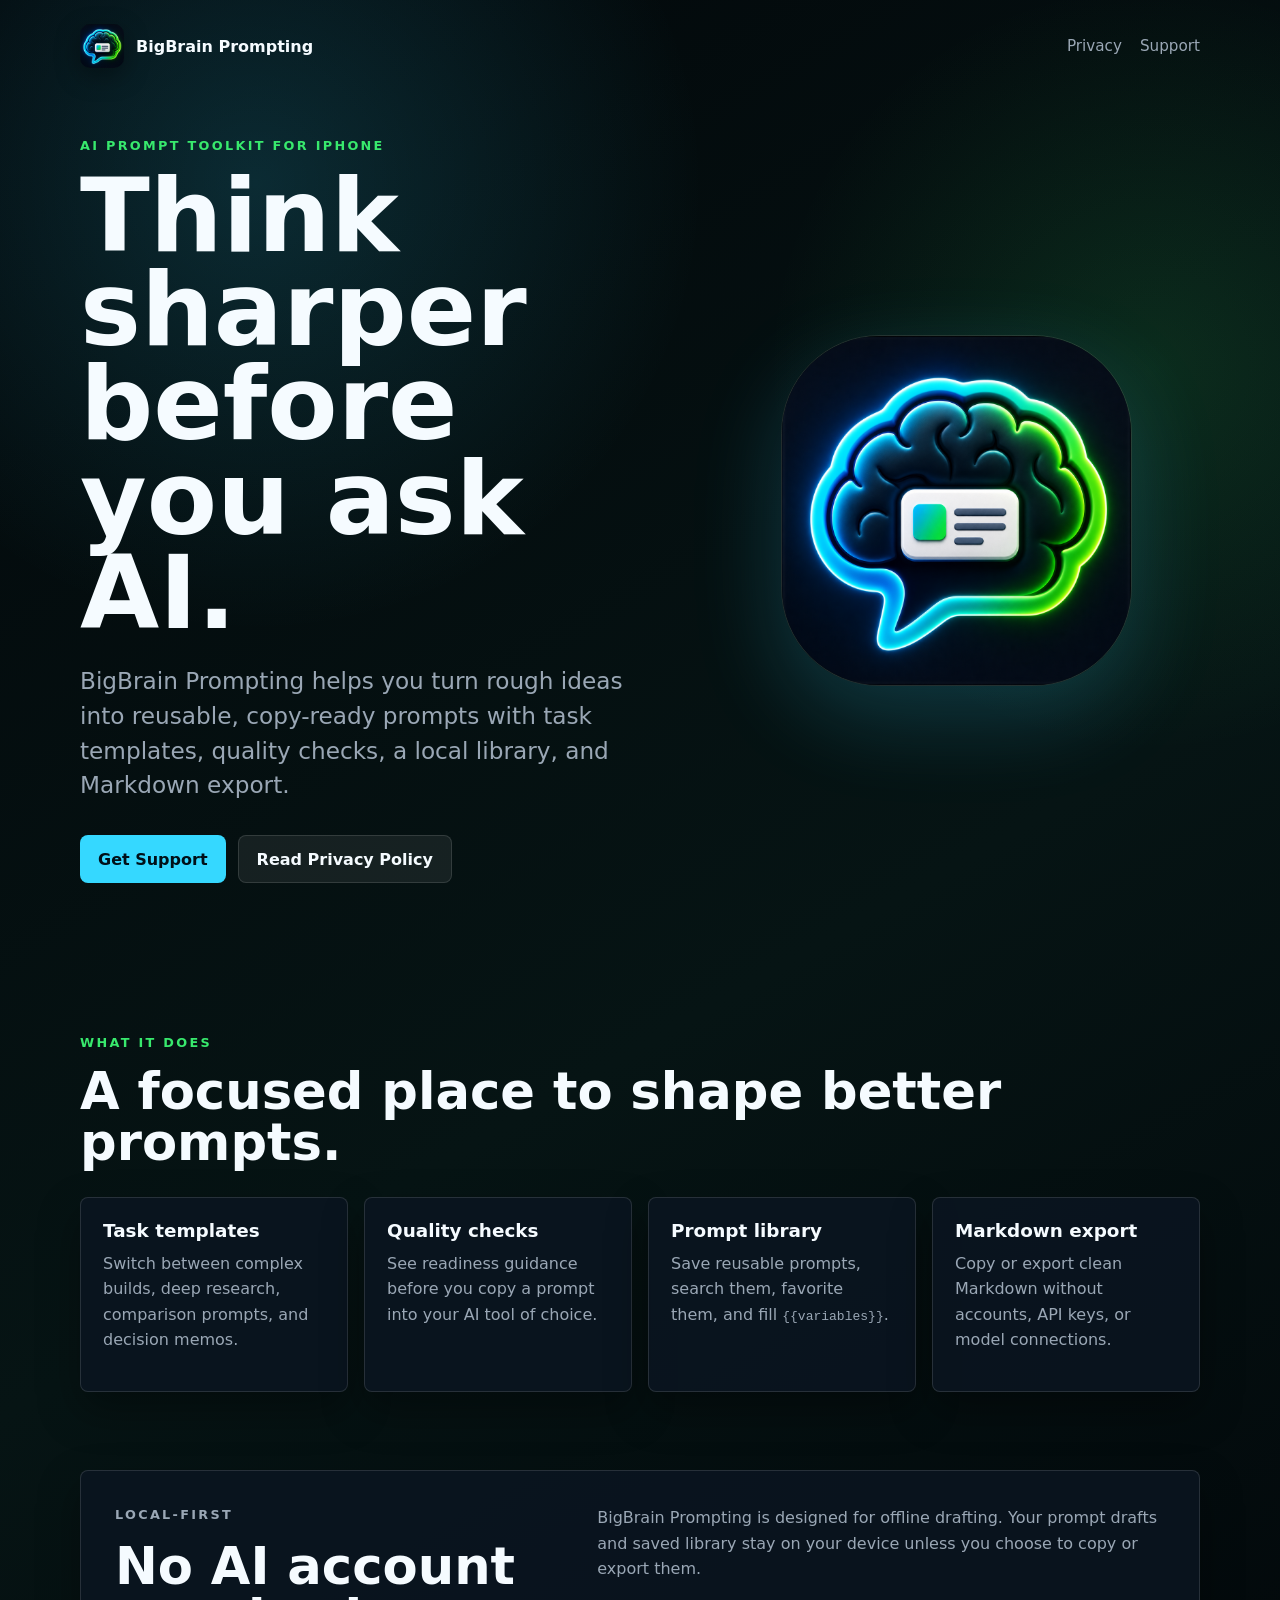
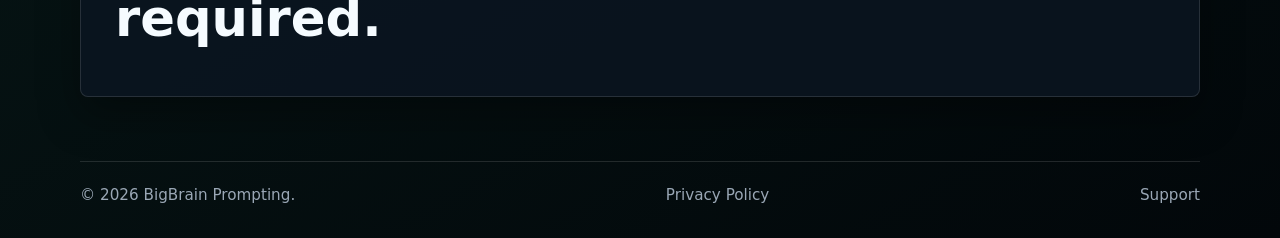
<file: index.html>
<!doctype html>
<html lang="en">
<head>
  <meta charset="utf-8">
  <meta name="viewport" content="width=device-width, initial-scale=1">
  <meta name="description" content="BigBrain Prompting is a private, local-first iPhone app for building, saving, filling, and exporting reusable AI prompts.">
  <meta property="og:title" content="BigBrain Prompting">
  <meta property="og:description" content="Think sharper before you ask AI. Build reusable prompts on iPhone.">
  <meta property="og:image" content="assets/app-icon.png">
  <title>BigBrain Prompting</title>
  <link rel="icon" href="assets/app-icon.png">
  <link rel="stylesheet" href="styles.css">
</head>
<body>
  <header class="site-header">
    <a class="brand" href="index.html" aria-label="BigBrain Prompting home">
      <img src="assets/app-icon.png" alt="" width="44" height="44">
      <span>BigBrain Prompting</span>
    </a>
    <nav aria-label="Main navigation">
      <a href="privacy.html">Privacy</a>
      <a href="support.html">Support</a>
    </nav>
  </header>

  <main>
    <section class="hero">
      <div class="hero-copy">
        <p class="eyebrow">AI prompt toolkit for iPhone</p>
        <h1>Think sharper before you ask AI.</h1>
        <p class="lede">BigBrain Prompting helps you turn rough ideas into reusable, copy-ready prompts with task templates, quality checks, a local library, and Markdown export.</p>
        <div class="actions">
          <a class="button primary" href="support.html">Get Support</a>
          <a class="button secondary" href="privacy.html">Read Privacy Policy</a>
        </div>
      </div>
      <div class="hero-media" aria-label="BigBrain Prompting app preview">
        <img class="app-icon-large" src="assets/app-icon.png" alt="BigBrain app icon">
      </div>
    </section>

    <section class="features" aria-labelledby="features-title">
      <div>
        <p class="eyebrow">What it does</p>
        <h2 id="features-title">A focused place to shape better prompts.</h2>
      </div>
      <div class="feature-grid">
        <article>
          <h3>Task templates</h3>
          <p>Switch between complex builds, deep research, comparison prompts, and decision memos.</p>
        </article>
        <article>
          <h3>Quality checks</h3>
          <p>See readiness guidance before you copy a prompt into your AI tool of choice.</p>
        </article>
        <article>
          <h3>Prompt library</h3>
          <p>Save reusable prompts, search them, favorite them, and fill <code>{{variables}}</code>.</p>
        </article>
        <article>
          <h3>Markdown export</h3>
          <p>Copy or export clean Markdown without accounts, API keys, or model connections.</p>
        </article>
      </div>
    </section>

    <section class="privacy-band" aria-labelledby="privacy-title">
      <div>
        <p class="eyebrow">Local-first</p>
        <h2 id="privacy-title">No AI account required.</h2>
      </div>
      <p>BigBrain Prompting is designed for offline drafting. Your prompt drafts and saved library stay on your device unless you choose to copy or export them.</p>
    </section>
  </main>

  <footer>
    <span>&copy; 2026 BigBrain Prompting.</span>
    <a href="privacy.html">Privacy Policy</a>
    <a href="support.html">Support</a>
  </footer>
</body>
</html>
</file>
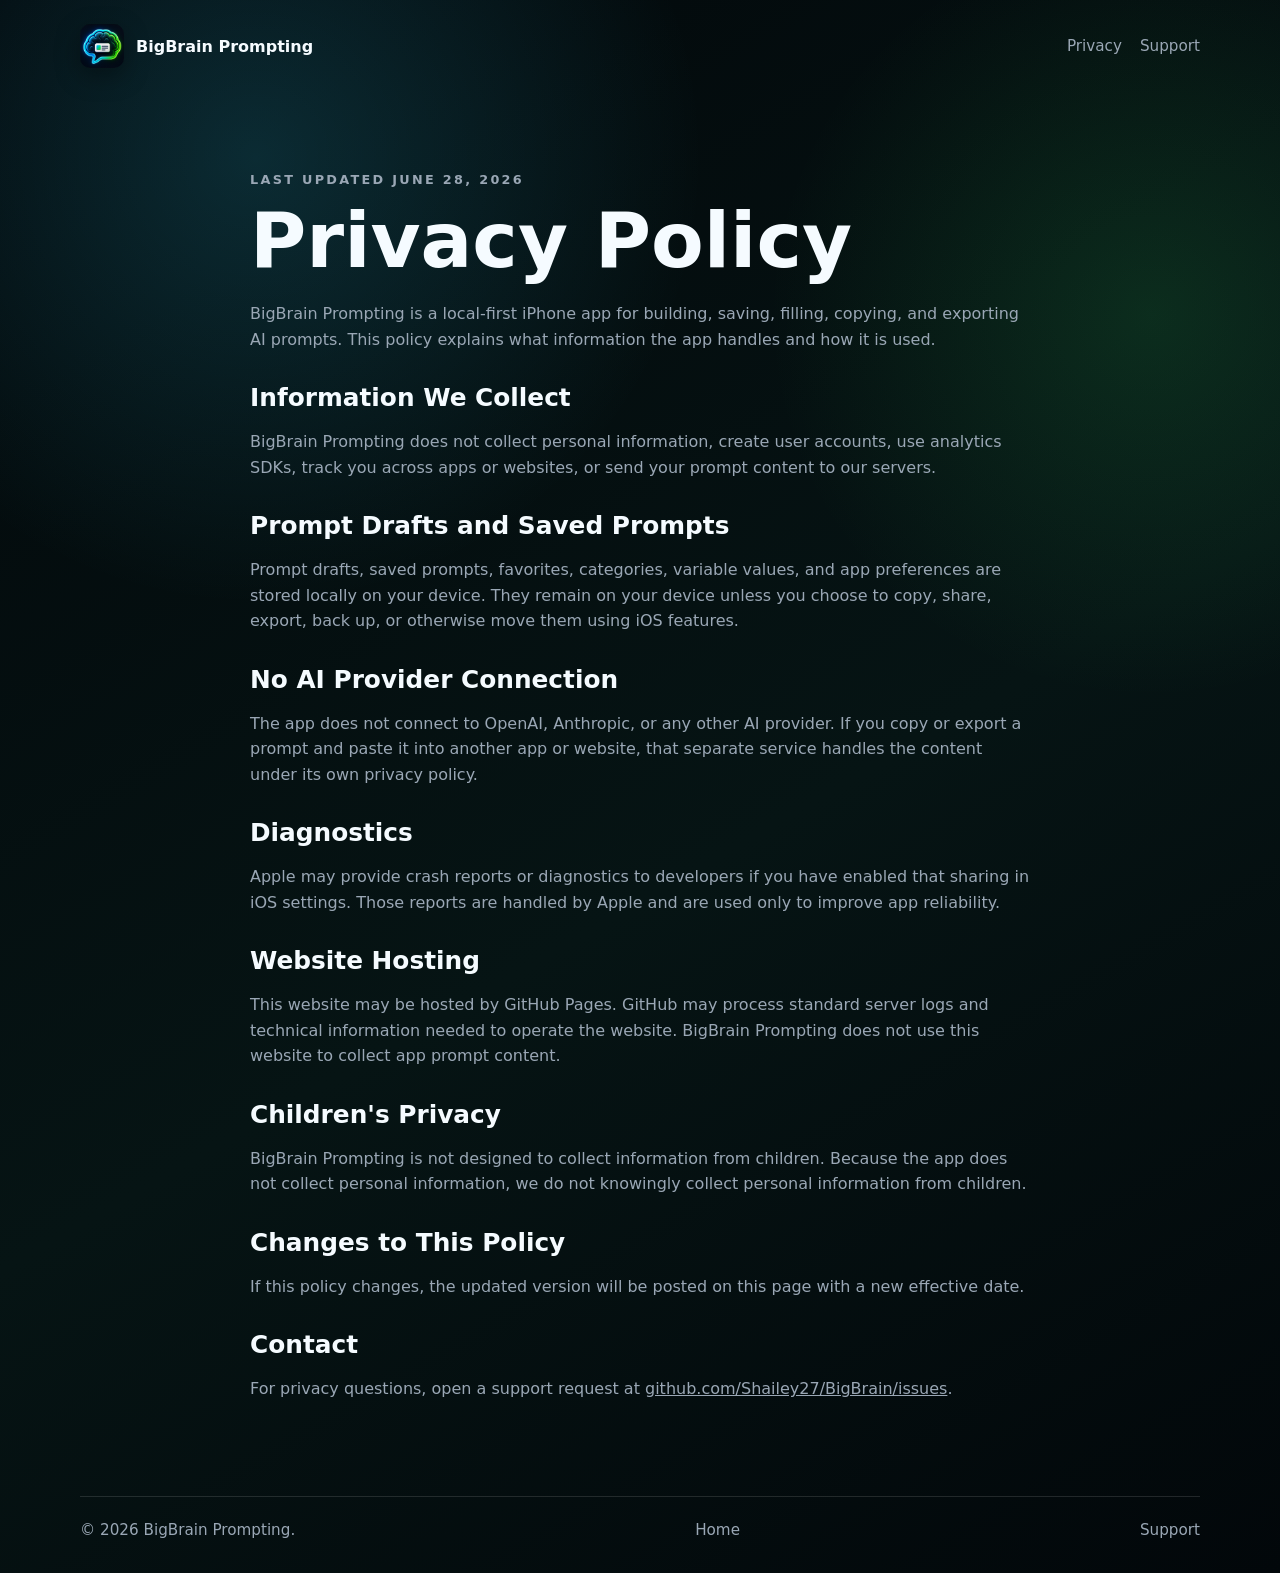
<file: privacy.html>
<!doctype html>
<html lang="en">
<head>
  <meta charset="utf-8">
  <meta name="viewport" content="width=device-width, initial-scale=1">
  <meta name="description" content="Privacy policy for BigBrain Prompting.">
  <title>Privacy Policy | BigBrain Prompting</title>
  <link rel="icon" href="assets/app-icon.png">
  <link rel="stylesheet" href="styles.css">
</head>
<body>
  <header class="site-header">
    <a class="brand" href="index.html" aria-label="BigBrain Prompting home">
      <img src="assets/app-icon.png" alt="" width="44" height="44">
      <span>BigBrain Prompting</span>
    </a>
    <nav aria-label="Main navigation">
      <a href="privacy.html" aria-current="page">Privacy</a>
      <a href="support.html">Support</a>
    </nav>
  </header>

  <main class="document">
    <p class="eyebrow">Last updated June 28, 2026</p>
    <h1>Privacy Policy</h1>

    <p>BigBrain Prompting is a local-first iPhone app for building, saving, filling, copying, and exporting AI prompts. This policy explains what information the app handles and how it is used.</p>

    <h2>Information We Collect</h2>
    <p>BigBrain Prompting does not collect personal information, create user accounts, use analytics SDKs, track you across apps or websites, or send your prompt content to our servers.</p>

    <h2>Prompt Drafts and Saved Prompts</h2>
    <p>Prompt drafts, saved prompts, favorites, categories, variable values, and app preferences are stored locally on your device. They remain on your device unless you choose to copy, share, export, back up, or otherwise move them using iOS features.</p>

    <h2>No AI Provider Connection</h2>
    <p>The app does not connect to OpenAI, Anthropic, or any other AI provider. If you copy or export a prompt and paste it into another app or website, that separate service handles the content under its own privacy policy.</p>

    <h2>Diagnostics</h2>
    <p>Apple may provide crash reports or diagnostics to developers if you have enabled that sharing in iOS settings. Those reports are handled by Apple and are used only to improve app reliability.</p>

    <h2>Website Hosting</h2>
    <p>This website may be hosted by GitHub Pages. GitHub may process standard server logs and technical information needed to operate the website. BigBrain Prompting does not use this website to collect app prompt content.</p>

    <h2>Children's Privacy</h2>
    <p>BigBrain Prompting is not designed to collect information from children. Because the app does not collect personal information, we do not knowingly collect personal information from children.</p>

    <h2>Changes to This Policy</h2>
    <p>If this policy changes, the updated version will be posted on this page with a new effective date.</p>

    <h2>Contact</h2>
    <p>For privacy questions, open a support request at <a href="https://github.com/Shailey27/BigBrain/issues">github.com/Shailey27/BigBrain/issues</a>.</p>
  </main>

  <footer>
    <span>&copy; 2026 BigBrain Prompting.</span>
    <a href="index.html">Home</a>
    <a href="support.html">Support</a>
  </footer>
</body>
</html>
</file>
<file: styles.css>
:root {
  color-scheme: dark;
  --bg: #02070a;
  --panel: #0b1520;
  --panel-strong: #111e2b;
  --text: #f5fbff;
  --muted: #9aa7b5;
  --line: rgba(255, 255, 255, 0.12);
  --cyan: #35d8ff;
  --green: #38e96d;
  --shadow: rgba(0, 0, 0, 0.35);
  font-family: Inter, ui-sans-serif, system-ui, -apple-system, BlinkMacSystemFont, "Segoe UI", sans-serif;
}

* {
  box-sizing: border-box;
}

body {
  margin: 0;
  color: var(--text);
  background:
    radial-gradient(circle at 20% 10%, rgba(53, 216, 255, 0.16), transparent 28rem),
    radial-gradient(circle at 90% 20%, rgba(56, 233, 109, 0.13), transparent 24rem),
    linear-gradient(150deg, #02070a 0%, #061414 55%, #02070a 100%);
  min-height: 100vh;
}

a {
  color: inherit;
}

.site-header,
footer {
  width: min(1120px, calc(100% - 32px));
  margin: 0 auto;
  display: flex;
  align-items: center;
  justify-content: space-between;
  gap: 18px;
}

.site-header {
  padding: 24px 0;
}

.brand {
  display: inline-flex;
  align-items: center;
  gap: 12px;
  text-decoration: none;
  font-weight: 800;
}

.brand img {
  border-radius: 10px;
  box-shadow: 0 8px 24px var(--shadow);
}

nav,
footer {
  color: var(--muted);
  font-size: 0.95rem;
}

nav {
  display: flex;
  gap: 18px;
}

nav a,
footer a {
  text-decoration: none;
}

nav a:hover,
footer a:hover {
  color: var(--text);
}

main {
  width: min(1120px, calc(100% - 32px));
  margin: 0 auto;
}

.hero {
  min-height: calc(100vh - 98px);
  display: grid;
  grid-template-columns: minmax(0, 1fr) minmax(300px, 0.84fr);
  gap: 52px;
  align-items: center;
  padding: 46px 0 74px;
}

.hero-copy {
  max-width: 650px;
}

.eyebrow {
  color: var(--green);
  font-size: 0.8rem;
  font-weight: 900;
  letter-spacing: 0.18em;
  text-transform: uppercase;
  margin: 0 0 16px;
}

h1,
h2,
h3,
p {
  margin-top: 0;
}

h1 {
  font-size: clamp(3rem, 8vw, 6.8rem);
  line-height: 0.92;
  letter-spacing: 0;
  margin-bottom: 24px;
}

h2 {
  font-size: clamp(2rem, 4vw, 3.7rem);
  line-height: 1;
  margin-bottom: 18px;
}

h3 {
  font-size: 1.15rem;
  margin-bottom: 10px;
}

.lede {
  color: var(--muted);
  font-size: clamp(1.12rem, 2vw, 1.45rem);
  line-height: 1.5;
  max-width: 620px;
}

.actions {
  display: flex;
  flex-wrap: wrap;
  gap: 12px;
  margin-top: 32px;
}

.button {
  display: inline-flex;
  min-height: 48px;
  align-items: center;
  justify-content: center;
  border-radius: 8px;
  padding: 0 18px;
  font-weight: 800;
  text-decoration: none;
}

.button.primary {
  background: var(--cyan);
  color: #001018;
}

.button.secondary {
  border: 1px solid var(--line);
  background: rgba(255, 255, 255, 0.07);
}

.hero-media {
  position: relative;
  min-height: 520px;
  display: grid;
  place-items: center;
}

.app-icon-large {
  width: min(72%, 360px);
  border-radius: 28%;
  box-shadow: 0 30px 90px rgba(53, 216, 255, 0.2);
  border: 1px solid var(--line);
}

.features,
.privacy-band,
.document {
  padding: 78px 0;
}

.feature-grid {
  display: grid;
  grid-template-columns: repeat(4, minmax(0, 1fr));
  gap: 16px;
  margin-top: 28px;
}

.feature-grid article,
.privacy-band,
.support-card {
  border: 1px solid var(--line);
  background: rgba(11, 21, 32, 0.88);
  border-radius: 8px;
  box-shadow: 0 18px 42px var(--shadow);
}

.feature-grid article {
  padding: 22px;
}

.feature-grid p,
.privacy-band p,
.document p {
  color: var(--muted);
  line-height: 1.6;
}

.privacy-band {
  display: grid;
  grid-template-columns: 0.8fr 1fr;
  gap: 28px;
  padding: 34px;
  margin-bottom: 64px;
}

.document {
  max-width: 780px;
}

.document h1 {
  font-size: clamp(2.8rem, 6vw, 5.2rem);
}

.document h2 {
  font-size: 1.55rem;
  margin-top: 34px;
}

.document h3 {
  margin-top: 24px;
}

.document code {
  color: var(--cyan);
}

.support-card {
  padding: 24px;
  margin: 28px 0;
}

footer {
  border-top: 1px solid var(--line);
  padding: 24px 0 34px;
}

@media (max-width: 820px) {
  .site-header,
  footer {
    align-items: flex-start;
    flex-direction: column;
  }

  .hero,
  .privacy-band {
    grid-template-columns: 1fr;
  }

  .hero {
    padding-top: 24px;
  }

  .hero-media {
    min-height: 420px;
  }

  .feature-grid {
    grid-template-columns: 1fr;
  }
}
</file>
